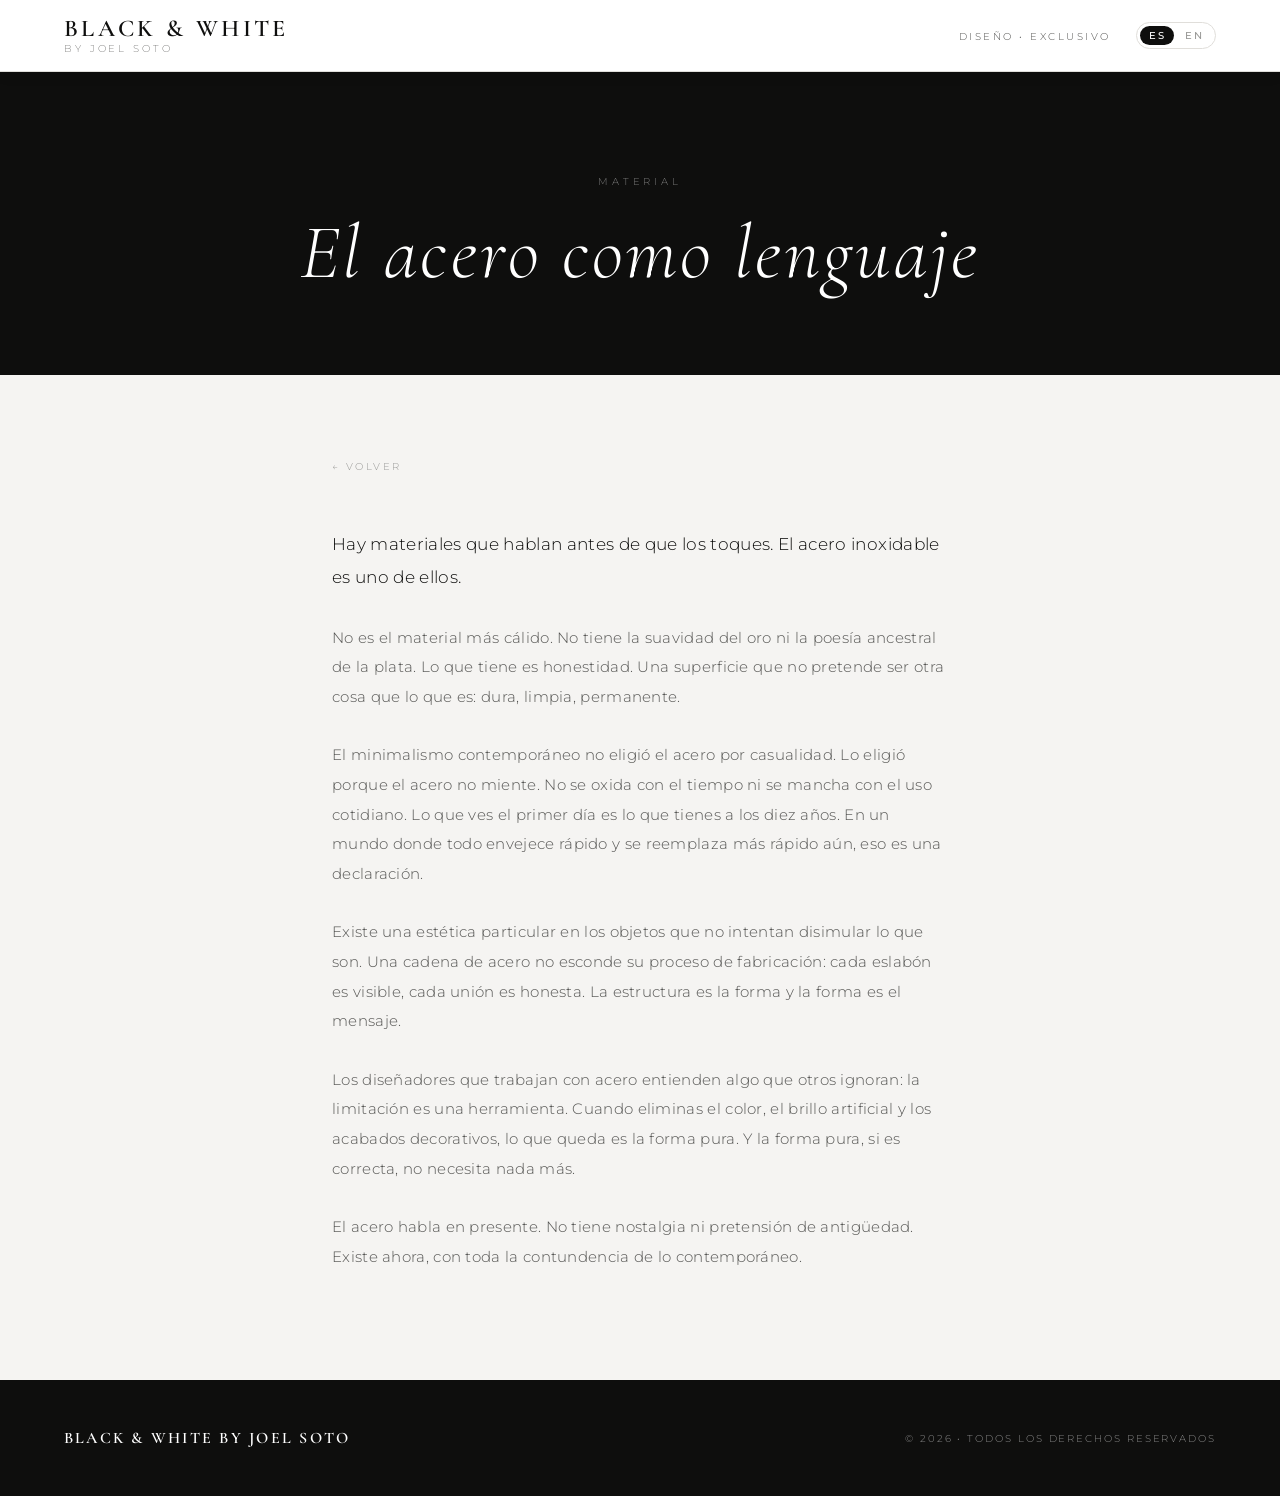
<file: articles/el-acero-como-lenguaje.html>
<!DOCTYPE html>
<html lang="es">
<head>
<meta charset="UTF-8">
<meta name="viewport" content="width=device-width, initial-scale=1.0">
<title>El acero como lenguaje — Black &amp; White by Joel Soto</title>
<link rel="preconnect" href="https://fonts.googleapis.com">
<link rel="preconnect" href="https://fonts.gstatic.com" crossorigin>
<link href="https://fonts.googleapis.com/css2?family=Cormorant+Garamond:ital,wght@0,300;0,400;0,600;1,300&family=Montserrat:wght@200;300;400;500&display=swap" rel="stylesheet">
<link rel="stylesheet" href="../css/styles.css">
</head>
<body class="page-article">

<header id="site-header">
  <a href="../index.html" class="brand-link">
    <div class="brand">
      <div class="brand-name">Black &amp; White</div>
      <span class="brand-sub">by Joel Soto</span>
    </div>
  </a>
  <div class="header-right">
    <div class="header-tag" data-i18n="header.tag">Diseño &bull; Exclusivo</div>
    <div class="lang-toggle" id="langToggle" role="group" aria-label="Idioma / Language">
      <button type="button" class="lang-opt" data-lang="es">ES</button>
      <button type="button" class="lang-opt" data-lang="en">EN</button>
    </div>
  </div>
  <span class="scroll-progress" aria-hidden="true"></span>
</header>

<div class="article-hero">
  <span class="article-hero-cat" data-i18n="cat">Material</span>
  <h1 class="article-hero-title" style="view-transition-name: article-el-acero-como-lenguaje" data-i18n="title">El acero como lenguaje</h1>
</div>

<article class="article-body">
  <a href="../index.html#lecturas" class="article-back" data-i18n="back">← Volver</a>

  <p data-i18n="p1">Hay materiales que hablan antes de que los toques. El acero inoxidable es uno de ellos.</p>

  <p data-i18n="p2">No es el material más cálido. No tiene la suavidad del oro ni la poesía ancestral de la plata. Lo que tiene es honestidad. Una superficie que no pretende ser otra cosa que lo que es: dura, limpia, permanente.</p>

  <p data-i18n="p3">El minimalismo contemporáneo no eligió el acero por casualidad. Lo eligió porque el acero no miente. No se oxida con el tiempo ni se mancha con el uso cotidiano. Lo que ves el primer día es lo que tienes a los diez años. En un mundo donde todo envejece rápido y se reemplaza más rápido aún, eso es una declaración.</p>

  <p data-i18n="p4">Existe una estética particular en los objetos que no intentan disimular lo que son. Una cadena de acero no esconde su proceso de fabricación: cada eslabón es visible, cada unión es honesta. La estructura es la forma y la forma es el mensaje.</p>

  <p data-i18n="p5">Los diseñadores que trabajan con acero entienden algo que otros ignoran: la limitación es una herramienta. Cuando eliminas el color, el brillo artificial y los acabados decorativos, lo que queda es la forma pura. Y la forma pura, si es correcta, no necesita nada más.</p>

  <p data-i18n="p6">El acero habla en presente. No tiene nostalgia ni pretensión de antigüedad. Existe ahora, con toda la contundencia de lo contemporáneo.</p>
</article>

<footer>
  <div class="footer-brand">Black &amp; White by Joel Soto</div>
  <div class="footer-copy" data-i18n="footer.copy">&copy; 2026 &bull; Todos los derechos reservados</div>
</footer>

<script src="../js/i18n.js"></script>
<script>
BWI18N.init({
  es: {
    'header.tag': 'Diseño • Exclusivo',
    'cat': 'Material',
    'title': 'El acero como lenguaje',
    'back': '← Volver',
    'p1': 'Hay materiales que hablan antes de que los toques. El acero inoxidable es uno de ellos.',
    'p2': 'No es el material más cálido. No tiene la suavidad del oro ni la poesía ancestral de la plata. Lo que tiene es honestidad. Una superficie que no pretende ser otra cosa que lo que es: dura, limpia, permanente.',
    'p3': 'El minimalismo contemporáneo no eligió el acero por casualidad. Lo eligió porque el acero no miente. No se oxida con el tiempo ni se mancha con el uso cotidiano. Lo que ves el primer día es lo que tienes a los diez años. En un mundo donde todo envejece rápido y se reemplaza más rápido aún, eso es una declaración.',
    'p4': 'Existe una estética particular en los objetos que no intentan disimular lo que son. Una cadena de acero no esconde su proceso de fabricación: cada eslabón es visible, cada unión es honesta. La estructura es la forma y la forma es el mensaje.',
    'p5': 'Los diseñadores que trabajan con acero entienden algo que otros ignoran: la limitación es una herramienta. Cuando eliminas el color, el brillo artificial y los acabados decorativos, lo que queda es la forma pura. Y la forma pura, si es correcta, no necesita nada más.',
    'p6': 'El acero habla en presente. No tiene nostalgia ni pretensión de antigüedad. Existe ahora, con toda la contundencia de lo contemporáneo.',
    'footer.copy': '© 2026 • Todos los derechos reservados',
    'pageTitle': 'El acero como lenguaje — Black & White by Joel Soto'
  },
  en: {
    'header.tag': 'Design • Exclusive',
    'cat': 'Material',
    'title': 'Steel as Language',
    'back': '← Back',
    'p1': 'Some materials speak before you even touch them. Stainless steel is one of them.',
    'p2': "It isn't the warmest material. It has none of gold's softness or silver's ancestral poetry. What it has is honesty. A surface that doesn't pretend to be anything other than what it is: hard, clean, permanent.",
    'p3': "Contemporary minimalism didn't choose steel by accident. It chose it because steel doesn't lie. It doesn't rust over time or stain with everyday use. What you see on day one is what you still have ten years later. In a world where everything ages fast and gets replaced even faster, that's a statement.",
    'p4': "There's a particular aesthetic in objects that don't try to hide what they are. A steel chain doesn't conceal its own construction: every link is visible, every joint is honest. The structure is the form, and the form is the message.",
    'p5': "Designers who work with steel understand something others overlook: limitation is a tool. When you strip away color, artificial shine, and decorative finishes, what's left is pure form. And pure form, when it's right, needs nothing else.",
    'p6': 'Steel speaks in the present tense. It has no nostalgia, no pretense of age. It exists now, with all the force of the contemporary.',
    'footer.copy': '© 2026 • All rights reserved',
    'pageTitle': 'Steel as Language — Black & White by Joel Soto'
  }
});
</script>
<script src="../js/article.js"></script>

</body>
</html>
</file>
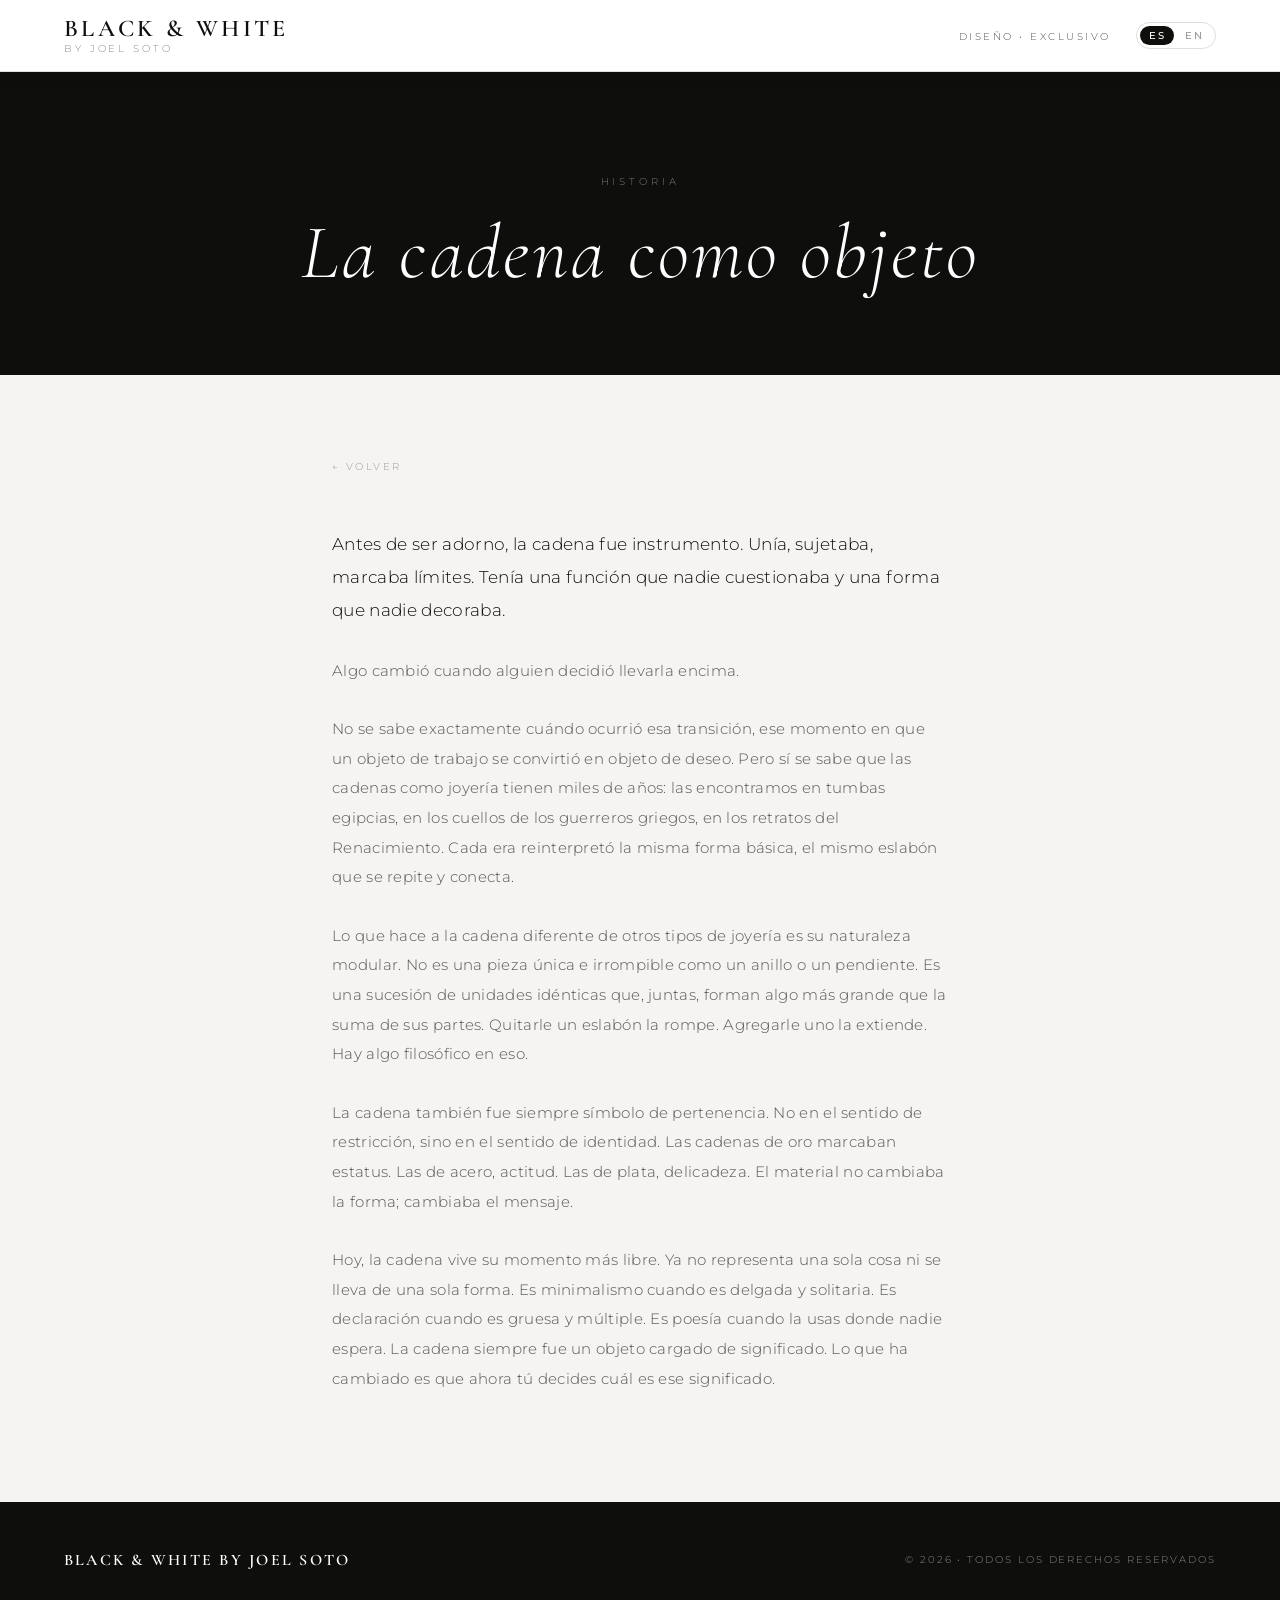
<file: articles/la-cadena-como-objeto.html>
<!DOCTYPE html>
<html lang="es">
<head>
<meta charset="UTF-8">
<meta name="viewport" content="width=device-width, initial-scale=1.0">
<title>La cadena como objeto — Black &amp; White by Joel Soto</title>
<link rel="preconnect" href="https://fonts.googleapis.com">
<link rel="preconnect" href="https://fonts.gstatic.com" crossorigin>
<link href="https://fonts.googleapis.com/css2?family=Cormorant+Garamond:ital,wght@0,300;0,400;0,600;1,300&family=Montserrat:wght@200;300;400;500&display=swap" rel="stylesheet">
<link rel="stylesheet" href="../css/styles.css">
</head>
<body class="page-article">

<header id="site-header">
  <a href="../index.html" class="brand-link">
    <div class="brand">
      <div class="brand-name">Black &amp; White</div>
      <span class="brand-sub">by Joel Soto</span>
    </div>
  </a>
  <div class="header-right">
    <div class="header-tag" data-i18n="header.tag">Diseño &bull; Exclusivo</div>
    <div class="lang-toggle" id="langToggle" role="group" aria-label="Idioma / Language">
      <button type="button" class="lang-opt" data-lang="es">ES</button>
      <button type="button" class="lang-opt" data-lang="en">EN</button>
    </div>
  </div>
  <span class="scroll-progress" aria-hidden="true"></span>
</header>

<div class="article-hero">
  <span class="article-hero-cat" data-i18n="cat">Historia</span>
  <h1 class="article-hero-title" style="view-transition-name: article-la-cadena-como-objeto" data-i18n="title">La cadena como objeto</h1>
</div>

<article class="article-body">
  <a href="../index.html#lecturas" class="article-back" data-i18n="back">← Volver</a>

  <p data-i18n="p1">Antes de ser adorno, la cadena fue instrumento. Unía, sujetaba, marcaba límites. Tenía una función que nadie cuestionaba y una forma que nadie decoraba.</p>

  <p data-i18n="p2">Algo cambió cuando alguien decidió llevarla encima.</p>

  <p data-i18n="p3">No se sabe exactamente cuándo ocurrió esa transición, ese momento en que un objeto de trabajo se convirtió en objeto de deseo. Pero sí se sabe que las cadenas como joyería tienen miles de años: las encontramos en tumbas egipcias, en los cuellos de los guerreros griegos, en los retratos del Renacimiento. Cada era reinterpretó la misma forma básica, el mismo eslabón que se repite y conecta.</p>

  <p data-i18n="p4">Lo que hace a la cadena diferente de otros tipos de joyería es su naturaleza modular. No es una pieza única e irrompible como un anillo o un pendiente. Es una sucesión de unidades idénticas que, juntas, forman algo más grande que la suma de sus partes. Quitarle un eslabón la rompe. Agregarle uno la extiende. Hay algo filosófico en eso.</p>

  <p data-i18n="p5">La cadena también fue siempre símbolo de pertenencia. No en el sentido de restricción, sino en el sentido de identidad. Las cadenas de oro marcaban estatus. Las de acero, actitud. Las de plata, delicadeza. El material no cambiaba la forma; cambiaba el mensaje.</p>

  <p data-i18n="p6">Hoy, la cadena vive su momento más libre. Ya no representa una sola cosa ni se lleva de una sola forma. Es minimalismo cuando es delgada y solitaria. Es declaración cuando es gruesa y múltiple. Es poesía cuando la usas donde nadie espera. La cadena siempre fue un objeto cargado de significado. Lo que ha cambiado es que ahora tú decides cuál es ese significado.</p>
</article>

<footer>
  <div class="footer-brand">Black &amp; White by Joel Soto</div>
  <div class="footer-copy" data-i18n="footer.copy">&copy; 2026 &bull; Todos los derechos reservados</div>
</footer>

<script src="../js/i18n.js"></script>
<script>
BWI18N.init({
  es: {
    'header.tag': 'Diseño • Exclusivo',
    'cat': 'Historia',
    'title': 'La cadena como objeto',
    'back': '← Volver',
    'p1': 'Antes de ser adorno, la cadena fue instrumento. Unía, sujetaba, marcaba límites. Tenía una función que nadie cuestionaba y una forma que nadie decoraba.',
    'p2': 'Algo cambió cuando alguien decidió llevarla encima.',
    'p3': 'No se sabe exactamente cuándo ocurrió esa transición, ese momento en que un objeto de trabajo se convirtió en objeto de deseo. Pero sí se sabe que las cadenas como joyería tienen miles de años: las encontramos en tumbas egipcias, en los cuellos de los guerreros griegos, en los retratos del Renacimiento. Cada era reinterpretó la misma forma básica, el mismo eslabón que se repite y conecta.',
    'p4': 'Lo que hace a la cadena diferente de otros tipos de joyería es su naturaleza modular. No es una pieza única e irrompible como un anillo o un pendiente. Es una sucesión de unidades idénticas que, juntas, forman algo más grande que la suma de sus partes. Quitarle un eslabón la rompe. Agregarle uno la extiende. Hay algo filosófico en eso.',
    'p5': 'La cadena también fue siempre símbolo de pertenencia. No en el sentido de restricción, sino en el sentido de identidad. Las cadenas de oro marcaban estatus. Las de acero, actitud. Las de plata, delicadeza. El material no cambiaba la forma; cambiaba el mensaje.',
    'p6': 'Hoy, la cadena vive su momento más libre. Ya no representa una sola cosa ni se lleva de una sola forma. Es minimalismo cuando es delgada y solitaria. Es declaración cuando es gruesa y múltiple. Es poesía cuando la usas donde nadie espera. La cadena siempre fue un objeto cargado de significado. Lo que ha cambiado es que ahora tú decides cuál es ese significado.',
    'footer.copy': '© 2026 • Todos los derechos reservados',
    'pageTitle': 'La cadena como objeto — Black & White by Joel Soto'
  },
  en: {
    'header.tag': 'Design • Exclusive',
    'cat': 'History',
    'title': 'The Chain as Object',
    'back': '← Back',
    'p1': 'Before it was ornament, the chain was a tool. It joined, it secured, it marked boundaries. It had a function no one questioned and a form no one decorated.',
    'p2': 'Something changed the day someone decided to wear one.',
    'p3': "No one knows exactly when that shift happened, the moment a working object became an object of desire. But chains as jewelry are known to be thousands of years old: we find them in Egyptian tombs, around the necks of Greek warriors, in Renaissance portraits. Every era reinterpreted the same basic form, the same link repeating and connecting.",
    'p4': "What sets the chain apart from other kinds of jewelry is its modular nature. It isn't a single, unbreakable piece like a ring or an earring. It's a sequence of identical units that, together, become something greater than the sum of its parts. Remove one link and it breaks. Add one and it extends. There's something philosophical in that.",
    'p5': "The chain was also always a symbol of belonging. Not in the sense of restraint, but of identity. Gold chains marked status. Steel, attitude. Silver, delicacy. The material didn't change the form; it changed the message.",
    'p6': "Today, the chain lives its freest moment yet. It no longer stands for one single thing, nor is it worn just one way. It's minimalism when thin and solitary. It's a statement when thick and layered. It's poetry when worn where no one expects it. The chain was always an object loaded with meaning. What's changed is that now you decide what that meaning is.",
    'footer.copy': '© 2026 • All rights reserved',
    'pageTitle': 'The Chain as Object — Black & White by Joel Soto'
  }
});
</script>
<script src="../js/article.js"></script>

</body>
</html>
</file>
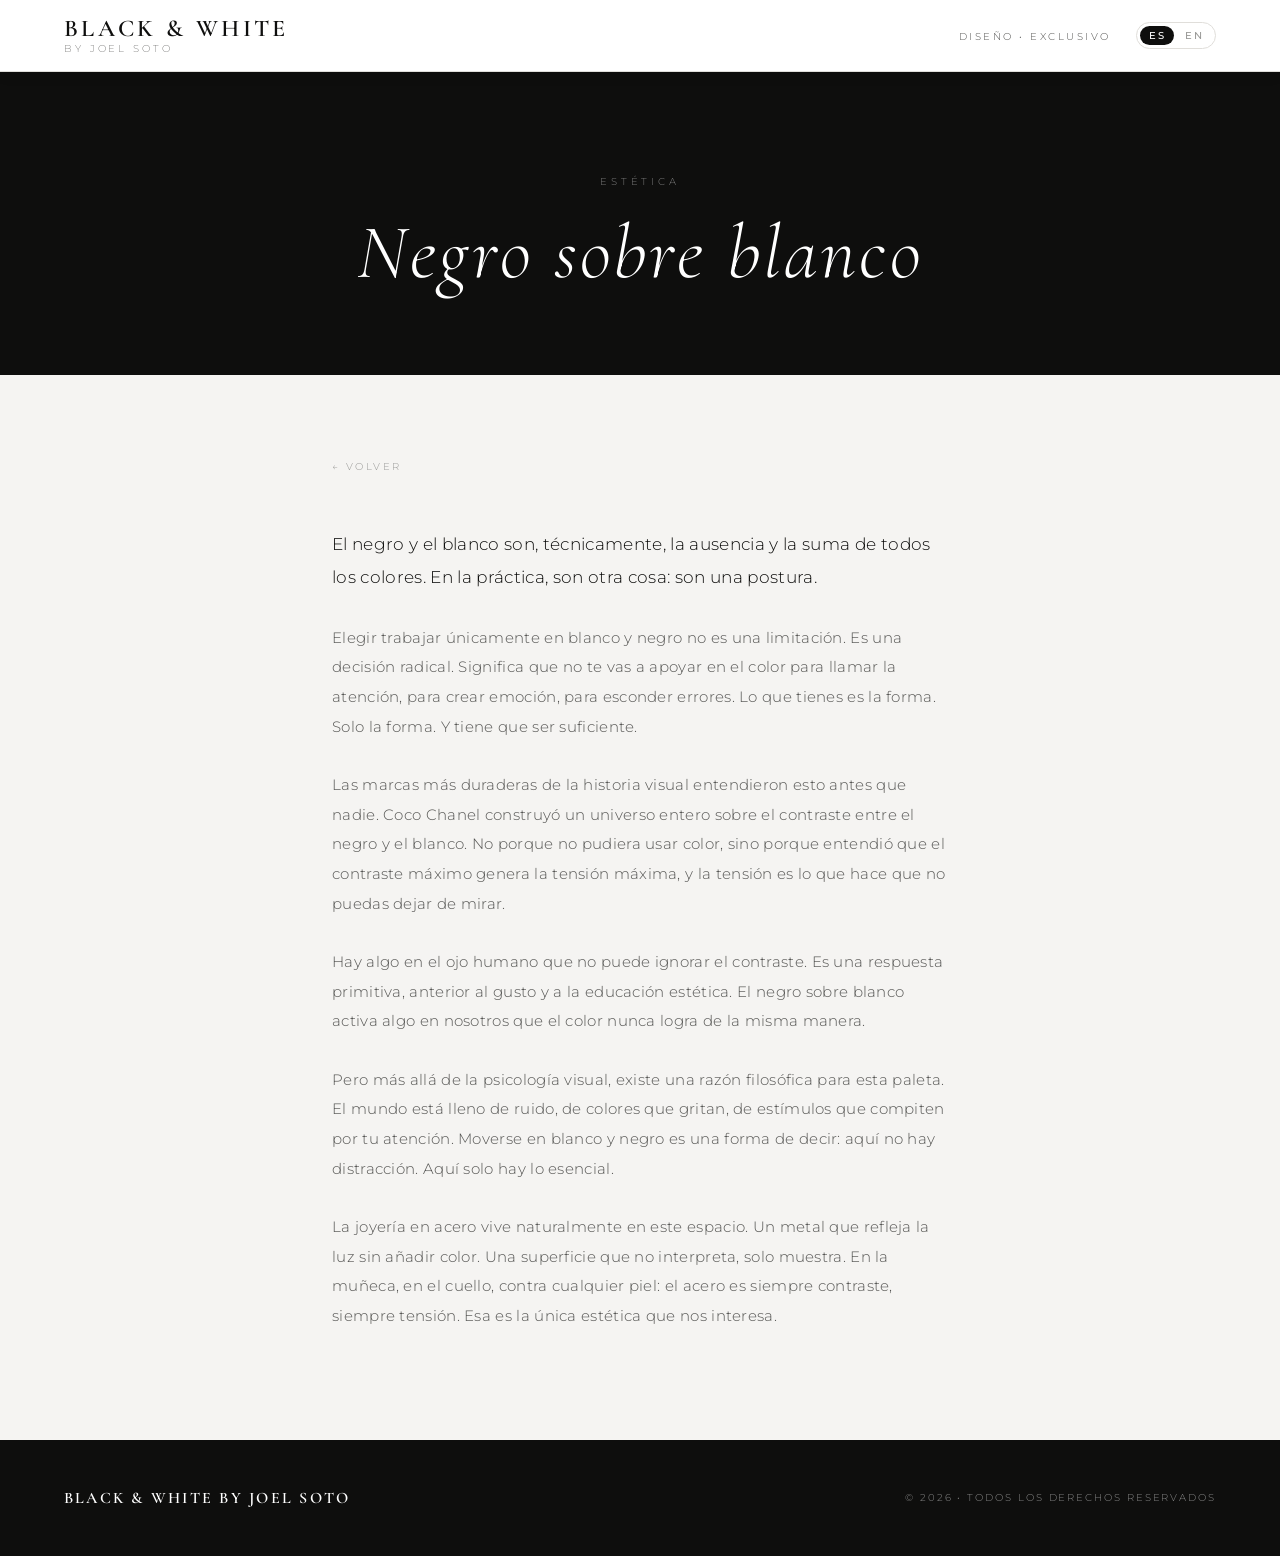
<file: articles/negro-sobre-blanco.html>
<!DOCTYPE html>
<html lang="es">
<head>
<meta charset="UTF-8">
<meta name="viewport" content="width=device-width, initial-scale=1.0">
<title>Negro sobre blanco — Black &amp; White by Joel Soto</title>
<link rel="preconnect" href="https://fonts.googleapis.com">
<link rel="preconnect" href="https://fonts.gstatic.com" crossorigin>
<link href="https://fonts.googleapis.com/css2?family=Cormorant+Garamond:ital,wght@0,300;0,400;0,600;1,300&family=Montserrat:wght@200;300;400;500&display=swap" rel="stylesheet">
<link rel="stylesheet" href="../css/styles.css">
</head>
<body class="page-article">

<header id="site-header">
  <a href="../index.html" class="brand-link">
    <div class="brand">
      <div class="brand-name">Black &amp; White</div>
      <span class="brand-sub">by Joel Soto</span>
    </div>
  </a>
  <div class="header-right">
    <div class="header-tag" data-i18n="header.tag">Diseño &bull; Exclusivo</div>
    <div class="lang-toggle" id="langToggle" role="group" aria-label="Idioma / Language">
      <button type="button" class="lang-opt" data-lang="es">ES</button>
      <button type="button" class="lang-opt" data-lang="en">EN</button>
    </div>
  </div>
  <span class="scroll-progress" aria-hidden="true"></span>
</header>

<div class="article-hero">
  <span class="article-hero-cat" data-i18n="cat">Estética</span>
  <h1 class="article-hero-title" style="view-transition-name: article-negro-sobre-blanco" data-i18n="title">Negro sobre blanco</h1>
</div>

<article class="article-body">
  <a href="../index.html#lecturas" class="article-back" data-i18n="back">← Volver</a>

  <p data-i18n="p1">El negro y el blanco son, técnicamente, la ausencia y la suma de todos los colores. En la práctica, son otra cosa: son una postura.</p>

  <p data-i18n="p2">Elegir trabajar únicamente en blanco y negro no es una limitación. Es una decisión radical. Significa que no te vas a apoyar en el color para llamar la atención, para crear emoción, para esconder errores. Lo que tienes es la forma. Solo la forma. Y tiene que ser suficiente.</p>

  <p data-i18n="p3">Las marcas más duraderas de la historia visual entendieron esto antes que nadie. Coco Chanel construyó un universo entero sobre el contraste entre el negro y el blanco. No porque no pudiera usar color, sino porque entendió que el contraste máximo genera la tensión máxima, y la tensión es lo que hace que no puedas dejar de mirar.</p>

  <p data-i18n="p4">Hay algo en el ojo humano que no puede ignorar el contraste. Es una respuesta primitiva, anterior al gusto y a la educación estética. El negro sobre blanco activa algo en nosotros que el color nunca logra de la misma manera.</p>

  <p data-i18n="p5">Pero más allá de la psicología visual, existe una razón filosófica para esta paleta. El mundo está lleno de ruido, de colores que gritan, de estímulos que compiten por tu atención. Moverse en blanco y negro es una forma de decir: aquí no hay distracción. Aquí solo hay lo esencial.</p>

  <p data-i18n="p6">La joyería en acero vive naturalmente en este espacio. Un metal que refleja la luz sin añadir color. Una superficie que no interpreta, solo muestra. En la muñeca, en el cuello, contra cualquier piel: el acero es siempre contraste, siempre tensión. Esa es la única estética que nos interesa.</p>
</article>

<footer>
  <div class="footer-brand">Black &amp; White by Joel Soto</div>
  <div class="footer-copy" data-i18n="footer.copy">&copy; 2026 &bull; Todos los derechos reservados</div>
</footer>

<script src="../js/i18n.js"></script>
<script>
BWI18N.init({
  es: {
    'header.tag': 'Diseño • Exclusivo',
    'cat': 'Estética',
    'title': 'Negro sobre blanco',
    'back': '← Volver',
    'p1': 'El negro y el blanco son, técnicamente, la ausencia y la suma de todos los colores. En la práctica, son otra cosa: son una postura.',
    'p2': 'Elegir trabajar únicamente en blanco y negro no es una limitación. Es una decisión radical. Significa que no te vas a apoyar en el color para llamar la atención, para crear emoción, para esconder errores. Lo que tienes es la forma. Solo la forma. Y tiene que ser suficiente.',
    'p3': 'Las marcas más duraderas de la historia visual entendieron esto antes que nadie. Coco Chanel construyó un universo entero sobre el contraste entre el negro y el blanco. No porque no pudiera usar color, sino porque entendió que el contraste máximo genera la tensión máxima, y la tensión es lo que hace que no puedas dejar de mirar.',
    'p4': 'Hay algo en el ojo humano que no puede ignorar el contraste. Es una respuesta primitiva, anterior al gusto y a la educación estética. El negro sobre blanco activa algo en nosotros que el color nunca logra de la misma manera.',
    'p5': 'Pero más allá de la psicología visual, existe una razón filosófica para esta paleta. El mundo está lleno de ruido, de colores que gritan, de estímulos que compiten por tu atención. Moverse en blanco y negro es una forma de decir: aquí no hay distracción. Aquí solo hay lo esencial.',
    'p6': 'La joyería en acero vive naturalmente en este espacio. Un metal que refleja la luz sin añadir color. Una superficie que no interpreta, solo muestra. En la muñeca, en el cuello, contra cualquier piel: el acero es siempre contraste, siempre tensión. Esa es la única estética que nos interesa.',
    'footer.copy': '© 2026 • Todos los derechos reservados',
    'pageTitle': 'Negro sobre blanco — Black & White by Joel Soto'
  },
  en: {
    'header.tag': 'Design • Exclusive',
    'cat': 'Aesthetics',
    'title': 'Black on White',
    'back': '← Back',
    'p1': 'Black and white are, technically, the absence and the sum of every color. In practice, they are something else: a stance.',
    'p2': "Choosing to work only in black and white isn't a limitation. It's a radical decision. It means you won't lean on color to grab attention, to create emotion, to hide mistakes. What you have is form. Only form. And it has to be enough.",
    'p3': "The most enduring brands in visual history understood this before anyone else. Coco Chanel built an entire universe on the contrast between black and white. Not because she couldn't use color, but because she understood that maximum contrast creates maximum tension, and tension is what keeps you from looking away.",
    'p4': "There's something in the human eye that cannot ignore contrast. It's a primitive response, older than taste or aesthetic education. Black on white activates something in us that color never quite reaches the same way.",
    'p5': "But beyond visual psychology, there's a philosophical reason for this palette. The world is full of noise, of colors that shout, of stimuli competing for your attention. Moving through black and white is a way of saying: there's no distraction here. Only what's essential.",
    'p6': "Steel jewelry lives naturally in this space. A metal that reflects light without adding color. A surface that doesn't interpret, only shows. On the wrist, on the neck, against any skin: steel is always contrast, always tension. That's the only aesthetic that interests us.",
    'footer.copy': '© 2026 • All rights reserved',
    'pageTitle': 'Black on White — Black & White by Joel Soto'
  }
});
</script>
<script src="../js/article.js"></script>

</body>
</html>
</file>
<file: css/styles.css>
*, *::before, *::after { box-sizing: border-box; margin: 0; padding: 0; }

  /* ── INTRO SCREEN ── */
  #intro-screen {
    position: fixed;
    inset: 0;
    background: var(--ink);
    z-index: 999;
    display: flex;
    flex-direction: column;
    align-items: center;
    justify-content: center;
    gap: 1.1rem;
    clip-path: inset(0 0 0 0);
    transition: clip-path 1s cubic-bezier(0.76,0,0.24,1);
  }

  /* Exit: the black curtain lifts and uncovers the hero from the bottom */
  #intro-screen.fade-out { clip-path: inset(0 0 100% 0); pointer-events: none; }

  .intro-logo {
    font-family: var(--font-display);
    font-size: clamp(2.2rem, 8vw, 5rem);
    font-weight: 300;
    letter-spacing: 0.22em;
    text-transform: uppercase;
    color: #fff;
    animation: introRise 1.2s cubic-bezier(0.16,1,0.3,1) both;
  }

  .intro-logo em { font-style: italic; }

  /* Hairline drawn outward from the centre */
  .intro-line {
    display: block;
    width: clamp(120px, 22vw, 240px);
    height: 1px;
    background: rgba(255,255,255,0.45);
    transform: scaleX(0);
    animation: introLine 1.1s 0.45s cubic-bezier(0.65,0,0.35,1) forwards;
  }

  .intro-tagline {
    font-family: var(--font-body);
    font-size: 0.68rem;
    letter-spacing: 0.45em;
    text-transform: uppercase;
    color: rgba(255,255,255,0.75);
    animation: introSpread 1.4s 0.85s cubic-bezier(0.16,1,0.3,1) both;
  }

  /* Text rises out of an invisible slot */
  @keyframes introRise {
    from { clip-path: inset(100% 0 0 0); transform: translateY(40%); }
    to   { clip-path: inset(0 0 0 0);    transform: translateY(0); }
  }

  @keyframes introLine {
    to { transform: scaleX(1); }
  }

  @keyframes introSpread {
    from { opacity: 0; letter-spacing: 0.9em; }
    to   { opacity: 1; letter-spacing: 0.45em; }
  }

  /* ── TITLE REVEAL ── */
  .reveal-wrap {
    display: block;
    overflow: hidden;
  }

  .reveal-line {
    display: block;
    transform: translateY(105%);
    transition: transform 1s cubic-bezier(0.16,1,0.3,1);
  }

  .observe-reveal.visible .reveal-line { transform: translateY(0); }

  :root {
    --bg: #f5f4f2;
    --surface: #ffffff;
    --ink: #0e0e0d;
    --ink-mid: #555553;
    --ink-light: #999997;
    --border: #e0deda;
    --radius: 2px;
    --font-display: 'Cormorant Garamond', Georgia, serif;
    --font-body: 'Montserrat', sans-serif;
  }

  html { scroll-behavior: smooth; }

  /* ── PAGE TRANSITIONS ──
     Cross-document View Transitions between the home page and the articles
     (browsers without support just navigate normally). The outgoing page sinks
     and fades, the incoming one rises; an article card's title morphs into the
     article's heading through a shared view-transition-name set inline on both. */
  @media (prefers-reduced-motion: no-preference) {
    @view-transition { navigation: auto; }

    ::view-transition-old(root) { animation: pageOut 0.35s cubic-bezier(0.4,0,1,1) both; }
    ::view-transition-new(root) { animation: pageIn 0.7s 0.25s cubic-bezier(0.16,1,0.3,1) both; }
    ::view-transition-group(*) { animation-duration: 0.8s; animation-timing-function: cubic-bezier(0.65,0,0.35,1); }

    /* The header is the same on both sides: keep it in place instead of cross-fading it */
    #site-header { view-transition-name: site-header; }
  }

  @keyframes pageOut { to   { opacity: 0; transform: translateY(-12px); } }
  @keyframes pageIn  { from { opacity: 0; transform: translateY(16px); } }

  body {
    background: var(--bg);
    color: var(--ink);
    font-family: var(--font-body);
    font-weight: 300;
    overflow-x: hidden;
  }

  /* ── HEADER ── */
  header {
    position: fixed;
    top: 0; left: 0; right: 0;
    z-index: 200;
    display: flex;
    align-items: center;
    justify-content: space-between;
    padding: 0 clamp(1.5rem, 5vw, 4rem);
    height: 72px;
    transition: background 0.4s, border-color 0.4s, box-shadow 0.4s;
    background: transparent;
    border-bottom: 1px solid transparent;
  }

  header.scrolled {
    background: var(--surface);
    border-bottom-color: var(--border);
    box-shadow: 0 2px 16px rgba(0,0,0,0.06);
  }

  .brand {
    line-height: 1;
    transition: color 0.4s;
  }

  .brand-name {
    font-family: var(--font-display);
    font-weight: 600;
    font-size: clamp(1.1rem, 2.2vw, 1.5rem);
    letter-spacing: 0.14em;
    text-transform: uppercase;
    color: #fff;
    transition: color 0.4s;
  }

  header.scrolled .brand-name { color: var(--ink); }

  /* 1px reading-progress hairline along the header's bottom edge (driven by main.js) */
  .scroll-progress {
    position: absolute;
    left: 0;
    right: 0;
    bottom: -1px;
    height: 1px;
    background: rgba(255,255,255,0.6);
    transform: scaleX(0);
    transform-origin: left;
    transition: background 0.4s;
  }

  header.scrolled .scroll-progress { background: var(--ink); }

  .brand-sub {
    font-family: var(--font-body);
    font-weight: 200;
    font-size: 0.6rem;
    letter-spacing: 0.3em;
    text-transform: uppercase;
    color: rgba(255,255,255,1);
    text-shadow: 0 1px 6px rgba(0,0,0,0.7);
    margin-top: 3px;
    display: block;
    transition: color 0.4s;
  }

  header.scrolled .brand-sub { color: var(--ink); text-shadow: none; }

  .header-tag {
    font-size: 0.62rem;
    letter-spacing: 0.25em;
    text-transform: uppercase;
    color: rgba(255,255,255,1);
    text-shadow: 0 1px 6px rgba(0,0,0,0.7);
    transition: color 0.4s;
  }

  header.scrolled .header-tag { color: var(--ink-mid); text-shadow: none; }

  .header-right {
    display: flex;
    align-items: center;
    gap: clamp(0.9rem, 2vw, 1.6rem);
  }

  .lang-toggle {
    display: flex;
    align-items: center;
    gap: 2px;
    padding: 3px;
    border: 1px solid rgba(255,255,255,0.55);
    border-radius: 999px;
    transition: border-color 0.4s;
  }

  header.scrolled .lang-toggle { border-color: var(--border); }

  .lang-opt {
    appearance: none;
    border: none;
    background: transparent;
    cursor: pointer;
    font-family: var(--font-body);
    font-size: 0.6rem;
    font-weight: 500;
    letter-spacing: 0.15em;
    padding: 4px 9px;
    border-radius: 999px;
    color: rgba(255,255,255,0.85);
    text-shadow: 0 1px 6px rgba(0,0,0,0.7);
    transition: background 0.3s, color 0.3s;
  }

  header.scrolled .lang-opt { color: var(--ink-light); text-shadow: none; }

  .lang-opt.active { background: #fff; color: var(--ink); text-shadow: none; }

  header.scrolled .lang-opt.active { background: var(--ink); color: var(--surface); }

  /* ── HERO ── */
  .hero {
    position: relative;
    height: 100svh;
    min-height: 600px;
    display: flex;
    flex-direction: column;
    align-items: center;
    justify-content: center;
    overflow: hidden;
    background: var(--ink);
  }

  .hero-bg {
    position: absolute;
    inset: -10%;
    background-image: url("../pictures/background/horizontal.JPG");
    background-size: cover;
    background-position: center top;
    will-change: transform;
    transition: opacity 1.2s ease;
  }

  /* ── 3D CHAIN STAGE ──
     One fixed canvas behind the whole page (js/chain3d.js). With `has-3d`, the hero
     and the separator bands drop their photos and backgrounds and become windows
     onto it; every other section keeps its own background and covers it. */
  .chain-stage {
    display: none;
    position: fixed;
    inset: 0;
    z-index: -1;
    background: var(--ink);
  }

  .has-3d .chain-stage { display: block; }

  .chain-stage canvas {
    display: block;
    width: 100%;
    height: 100%;
    opacity: 0;
    transition: opacity 2s ease;
  }

  .chain-stage.is-ready canvas { opacity: 1; }

  .has-3d .hero,
  .has-3d .separator { background: transparent; }

  .has-3d .hero-bg { opacity: 0; }
  .has-3d .separator-bg { display: none; }

  /* The chain's front arc already leads the eye down; the arrow would sit on top of it */
  .has-3d .hero-scroll { display: none; }

  @media (orientation: portrait) {
    .hero-bg {
      background-image: url("../pictures/background/vertical.JPG");
    }
  }

  .hero-overlay {
    position: absolute;
    inset: 0;
    background: linear-gradient(
      to bottom,
      rgba(0,0,0,0.60) 0%,
      rgba(0,0,0,0.50) 50%,
      rgba(0,0,0,0.70) 100%
    );
  }

  .has-3d .hero-overlay {
    background:
      radial-gradient(ellipse 38% 30% at 50% 50%, rgba(14,14,13,0.55) 0%, rgba(14,14,13,0) 100%),
      radial-gradient(ellipse at center, rgba(0,0,0,0) 55%, rgba(0,0,0,0.55) 100%);
  }

  .hero-content {
    position: relative;
    z-index: 2;
    text-align: center;
    color: #fff;
    padding: 0 1.5rem;
    /* The chain ring's near side sits lower and looks bigger, so its optical centre is
       below the viewport's. `translate`, not `transform`: the entrance animation owns that. */
    translate: 0 6vh;
    animation: heroFadeIn 1.2s ease both;
  }

  @keyframes heroFadeIn {
    from { opacity: 0; transform: translateY(24px); }
    to { opacity: 1; transform: translateY(0); }
  }

  .hero-eyebrow {
    font-family: var(--font-body);
    font-size: 0.62rem;
    font-weight: 400;
    letter-spacing: 0.4em;
    text-transform: uppercase;
    color: rgba(255,255,255,0.6);
    margin-bottom: 1.2rem;
    animation: heroFadeIn 1.2s 0.2s ease both;
  }

  .hero-title {
    font-family: var(--font-display);
    font-size: clamp(3rem, 9vw, 6.5rem);
    font-weight: 300;
    line-height: 1;
    letter-spacing: 0.08em;
    text-transform: uppercase;
    margin-bottom: 2rem;
    animation: heroFadeIn 1.2s 0.35s ease both;
  }

  .hero-title em {
    font-style: italic;
    font-weight: 300;
  }

  /* Letter-by-letter entrance; spans are added by main.js */
  .hero-title.is-split { animation: none; }

  .hero-title .char {
    display: inline-block;
    animation: charIn 1.4s calc(0.25s + var(--i) * 55ms) cubic-bezier(0.16,1,0.3,1) both;
  }

  @keyframes charIn {
    from { opacity: 0; transform: translateY(0.35em); filter: blur(8px); }
    to   { opacity: 1; transform: translateY(0); filter: blur(0); }
  }

  /* Hold the hero entrance until the intro splash starts fading */
  .intro-pending .hero-content,
  .intro-pending .hero-content *,
  .intro-pending .hero-scroll { animation-play-state: paused; }

  .hero-sub {
    font-family: var(--font-body);
    font-size: 0.65rem;
    font-weight: 200;
    letter-spacing: 0.4em;
    text-transform: uppercase;
    color: rgba(255,255,255,1);
    text-shadow: 0 1px 6px rgba(0,0,0,0.7);
    animation: heroFadeIn 1.2s 0.5s ease both;
  }

  .hero-scroll {
    position: absolute;
    bottom: 4.5rem;
    left: 50%;
    transform: translateX(-50%);
    z-index: 2;
    display: flex;
    flex-direction: column;
    align-items: center;
    gap: 0.5rem;
    color: rgba(255,255,255,0.5);
    font-size: 0.55rem;
    letter-spacing: 0.3em;
    text-transform: uppercase;
    animation: heroFadeIn 1.4s 1s ease both;
  }

  .hero-scroll-arrow {
    animation: arrowBounce 1.8s 1.5s ease infinite;
    opacity: 0.6;
  }

  @keyframes arrowBounce {
    0%, 100% { transform: translateY(0); opacity: 0.6; }
    50% { transform: translateY(6px); opacity: 1; }
  }

  /* ── PILLARS ── */
  .pillars {
    background: var(--surface);
    padding: clamp(2.5rem, 5vw, 4rem) clamp(1.5rem, 5vw, 4rem);
    display: grid;
    grid-template-columns: repeat(3, 1fr);
    gap: 0;
    border-bottom: 1px solid var(--border);
  }

  .pillar {
    display: flex;
    flex-direction: column;
    align-items: center;
    text-align: center;
    padding: 2.5rem 2rem;
    border-right: 1px solid var(--border);
  }

  .pillar:last-child { border-right: none; }

  /* Pillars arrive one after another; each icon draws its outline, then fills */
  .pillar:nth-child(1) { --p: 0; }
  .pillar:nth-child(2) { --p: 1; }
  .pillar:nth-child(3) { --p: 2; }

  .pillar-title, .pillar-text {
    opacity: 0;
    transform: translateY(12px);
    transition: opacity 0.9s ease, transform 0.9s cubic-bezier(0.16,1,0.3,1);
    transition-delay: calc(0.5s + var(--p) * 0.18s);
  }

  .pillar-text { transition-delay: calc(0.62s + var(--p) * 0.18s); }

  .pillars.visible .pillar-title,
  .pillars.visible .pillar-text { opacity: 1; transform: translateY(0); }

  /* --len is each outline's length, measured by main.js */
  .pillar-icon .draw {
    stroke-dasharray: var(--len);
    stroke-dashoffset: var(--len);
    transition: stroke-dashoffset 1.6s cubic-bezier(0.65,0,0.35,1) calc(0.2s + var(--p) * 0.18s);
  }

  .pillar-icon .fill {
    opacity: 0;
    transition: opacity 0.9s ease calc(1.1s + var(--p) * 0.18s);
  }

  .pillars.visible .pillar-icon .draw { stroke-dashoffset: 0; }
  .pillars.visible .pillar-icon .fill { opacity: 1; }

  .pillar-icon {
    display: block;
    width: 48px;
    height: 48px;
    margin-bottom: 1.4rem;
    color: var(--ink);
    opacity: 0.75;
  }

  .pillar-title {
    font-family: var(--font-display);
    font-size: 1.25rem;
    font-weight: 600;
    letter-spacing: 0.12em;
    text-transform: uppercase;
    margin-bottom: 0.75rem;
    color: var(--ink);
  }

  .pillar-text {
    font-size: 0.82rem;
    font-weight: 300;
    letter-spacing: 0.05em;
    color: var(--ink-mid);
    line-height: 1.8;
    max-width: 22ch;
  }

  /* ── SEPARATOR ── */
  .separator {
    position: relative;
    height: 460px;
    overflow: hidden;
    background: #0e0e0d;
  }

  /* Taller than the band so main.js can drift and slowly zoom it while it crosses the viewport */
  .separator-bg {
    position: absolute;
    inset: -18% 0;
    background-image: url("../pictures/background/horizontal.JPG");
    background-size: cover;
    background-position: center 30%;
    will-change: transform;
  }

  /* Film grain, only over the dark photo bands: above the dimming overlay, below the headline */
  .separator::after {
    content: '';
    position: absolute;
    z-index: 1;
    inset: -60px;
    background-image: url("data:image/svg+xml,%3Csvg xmlns='http://www.w3.org/2000/svg' width='160' height='160'%3E%3Cfilter id='n'%3E%3CfeTurbulence type='fractalNoise' baseFrequency='0.85' numOctaves='2' stitchTiles='stitch'/%3E%3CfeColorMatrix type='saturate' values='0'/%3E%3C/filter%3E%3Crect width='100%25' height='100%25' filter='url(%23n)'/%3E%3C/svg%3E");
    opacity: 0.07;
    pointer-events: none;
    animation: grain 0.8s steps(3) infinite;
  }

  @keyframes grain {
    0%   { transform: translate(0, 0); }
    33%  { transform: translate(-22px, 14px); }
    66%  { transform: translate(18px, -26px); }
    100% { transform: translate(-8px, 30px); }
  }

  @media (orientation: portrait) {
    .separator-bg {
      background-image: url("../pictures/background/vertical.JPG");
    }
  }

  .separator-overlay {
    position: absolute;
    inset: 0;
    background: rgba(0,0,0,0.62);
    display: flex;
    flex-direction: column;
    align-items: center;
    justify-content: center;
    gap: 0.5rem;
  }

  /* Over the 3D chain: dark only behind the phrase, so the links stay bright at the edges */
  .has-3d .separator-overlay {
    background: radial-gradient(ellipse 42% 38% at 50% 50%, rgba(14,14,13,0.7) 0%, rgba(14,14,13,0) 100%);
  }

  .separator-label {
    font-family: var(--font-body);
    font-size: 0.6rem;
    letter-spacing: 0.4em;
    text-transform: uppercase;
    color: rgba(255,255,255,0.55);
  }

  .separator-headline {
    font-family: var(--font-display);
    font-size: clamp(1.4rem, 6vw, 4.2rem); /* one line on phones, so the chain can pass clear of it */
    font-weight: 300;
    font-style: italic;
    color: #fff;
    letter-spacing: 0.06em;
    text-align: center;
    padding: 0 1.5rem;
    position: relative;
    z-index: 2;
  }

  /* The phrase settles its tracking as it rises */
  .separator-headline .reveal-line {
    letter-spacing: 0.16em;
    transition: transform 1s cubic-bezier(0.16,1,0.3,1), letter-spacing 1.8s cubic-bezier(0.16,1,0.3,1);
  }

  .separator-headline.visible .reveal-line { letter-spacing: 0.06em; }

  /* ── COLLECTION SECTION ── */
  /* Light, between the two black bands: the page alternates black and white */
  .collection-section {
    background: var(--bg);
    padding: clamp(4rem, 8vw, 7rem) 0 clamp(4rem, 8vw, 6rem);
    overflow: hidden;
  }

  .section-header {
    text-align: center;
    padding: 0 1.5rem;
    margin-bottom: 3.5rem;
    opacity: 0;
    transform: translateY(20px);
    transition: opacity 0.7s ease, transform 0.7s ease;
  }

  .section-header.visible { opacity: 1; transform: translateY(0); }

  .section-eyebrow {
    font-size: 0.6rem;
    letter-spacing: 0.35em;
    text-transform: uppercase;
    color: var(--ink-light);
    margin-bottom: 0.8rem;
  }

  .section-title {
    font-family: var(--font-display);
    font-size: clamp(1.8rem, 4vw, 2.8rem);
    font-weight: 300;
    letter-spacing: 0.06em;
    color: var(--ink);
  }

  .section-title em { font-style: italic; }

  /* ── COLLECTION GRID ──
     The nine pieces at once, square and close together. Every photo shares the same
     diagonal of white paper and black fabric, so side by side they read as one
     continuous pattern. Names appear on hover (always shown on touch screens), and
     on a fine pointer the other pieces step back while one is hovered. */
  .collection-grid {
    display: grid;
    grid-template-columns: repeat(3, 1fr);
    gap: clamp(4px, 0.6vw, 8px);
    max-width: 1100px;
    margin: 0 auto;
    padding: 0 clamp(1rem, 4vw, 3rem);
  }

  .product {
    position: relative;
    display: block;
    aspect-ratio: 1 / 1;
    overflow: hidden;
    padding: 0;
    border: none;
    background: var(--surface);
    cursor: pointer;
    opacity: 0;
    transform: translateY(18px);
    transition:
      opacity 0.9s ease calc(var(--i) * 70ms),
      transform 0.9s cubic-bezier(0.16,1,0.3,1) calc(var(--i) * 70ms);
  }

  .collection-grid.visible .product { opacity: 1; transform: translateY(0); }

  .product img {
    display: block;
    width: 100%;
    height: 100%;
    object-fit: cover;
    filter: grayscale(100%) contrast(1.08) brightness(0.97);
    /* Per-product zoom (inline --zoom / --focus) so every chain reads at a similar size */
    transform: scale(var(--zoom, 1));
    transform-origin: var(--focus, 50% 50%);
    transition: transform 1.2s cubic-bezier(0.16,1,0.3,1), opacity 0.6s ease;
  }

  /* Name in the lower-left corner; `difference` keeps it legible on paper and fabric */
  .product-name {
    position: absolute;
    left: clamp(0.8rem, 2vw, 1.4rem);
    bottom: clamp(0.8rem, 2vw, 1.3rem);
    font-family: var(--font-display);
    font-size: clamp(0.85rem, 1.4vw, 1.05rem);
    letter-spacing: 0.32em;
    text-transform: uppercase;
    color: #fff;
    mix-blend-mode: difference;
    opacity: 0;
    transform: translateY(6px);
    transition: opacity 0.5s ease, transform 0.6s cubic-bezier(0.16,1,0.3,1);
    pointer-events: none;
  }

  .product:hover img, .product:focus-visible img { transform: scale(calc(var(--zoom, 1) * 1.04)); }
  .product:hover .product-name,
  .product:focus-visible .product-name { opacity: 1; transform: translateY(0); }

  .product:focus-visible { outline: 1px solid var(--ink); outline-offset: 3px; }

  @media (hover: hover) and (pointer: fine) {
    .collection-grid:hover .product:not(:hover) img { opacity: 0.45; }
  }

  /* Touch screens can't hover: always show the names */
  @media (hover: none) {
    .product-name { opacity: 1; transform: none; }
  }

  /* Phones: two columns, the first piece spans both so nine fill the grid evenly */
  @media (max-width: 700px) {
    .collection-grid { grid-template-columns: repeat(2, 1fr); }
    .product:first-child { grid-column: span 2; }
  }


  /* ── FOOTER ── */
  footer {
    background: var(--ink);
    color: rgba(255,255,255,0.5);
    padding: 3rem clamp(1.5rem, 5vw, 4rem);
    display: flex;
    align-items: center;
    justify-content: space-between;
    flex-wrap: wrap;
    gap: 1rem;
  }

  .footer-brand {
    font-family: var(--font-display);
    font-size: 1rem;
    font-weight: 600;
    letter-spacing: 0.14em;
    text-transform: uppercase;
    color: #fff;
  }

  .footer-copy {
    font-size: 0.6rem;
    letter-spacing: 0.2em;
    text-transform: uppercase;
  }

  /* ── ARTICLES SECTION ── */
  .articles-section {
    background: var(--bg);
    padding: clamp(4rem, 8vw, 7rem) clamp(1.5rem, 5vw, 4rem);
    border-top: 1px solid var(--border);
  }

  .articles-header {
    text-align: center;
    margin-bottom: 3.5rem;
  }

  /* An editorial index rather than boxed cards: one row per article between 1px
     rules, number and category on the left, title and excerpt in the middle, "Read"
     on the right. Same quiet language as the collection. */
  .articles-grid {
    max-width: 1000px;
    margin: 0 auto;
    border-top: 1px solid var(--border);
    counter-reset: article;
  }

  .article-card {
    counter-increment: article;
    display: grid;
    grid-template-columns: minmax(9rem, 1fr) 3fr auto;
    grid-template-areas:
      "cat title   read"
      "cat excerpt read";
    column-gap: clamp(1.5rem, 4vw, 3.5rem);
    row-gap: 0.5rem;
    align-items: baseline;
    padding: clamp(1.8rem, 3.5vw, 2.6rem) 0;
    border-bottom: 1px solid var(--border);
    text-decoration: none;
    opacity: 0;
    transform: translateY(24px);
    transition: opacity 0.9s ease, transform 0.9s cubic-bezier(0.16,1,0.3,1);
  }

  /* Rows arrive one after another */
  .article-card:nth-child(2) { transition-delay: 0.12s; }
  .article-card:nth-child(3) { transition-delay: 0.24s; }

  .article-card.visible { opacity: 1; transform: translateY(0); }

  .article-card:focus-visible { outline: 1px solid var(--ink); outline-offset: 6px; }

  .article-cat {
    grid-area: cat;
    font-size: 0.58rem;
    letter-spacing: 0.35em;
    text-transform: uppercase;
    color: var(--ink-light);
  }

  .article-cat::before {
    content: counter(article, decimal-leading-zero);
    margin-right: 1.2em;
    color: var(--ink);
  }

  .article-title {
    grid-area: title;
    font-family: var(--font-display);
    font-size: clamp(1.5rem, 2.6vw, 2rem);
    font-weight: 300;
    font-style: italic;
    color: var(--ink);
    letter-spacing: 0.02em;
    line-height: 1.2;
    transition: transform 0.7s cubic-bezier(0.16,1,0.3,1);
  }

  .article-card:hover .article-title,
  .article-card:focus-visible .article-title { transform: translateX(8px); }

  .article-excerpt {
    grid-area: excerpt;
    max-width: 52ch;
    font-size: 0.8rem;
    font-weight: 300;
    color: var(--ink-mid);
    line-height: 1.8;
    letter-spacing: 0.02em;
  }

  .article-read {
    grid-area: read;
    position: relative;
    padding-bottom: 4px;
    font-size: 0.62rem;
    letter-spacing: 0.2em;
    text-transform: uppercase;
    color: var(--ink);
  }

  /* Underline draws from the left while the row is hovered */
  .article-read::after {
    content: '';
    position: absolute;
    left: 0;
    right: 0.2em; /* trailing letter-spacing */
    bottom: 0;
    height: 1px;
    background: var(--ink);
    transform: scaleX(0);
    transform-origin: right;
    transition: transform 0.6s cubic-bezier(0.16,1,0.3,1);
  }

  .article-card:hover .article-read::after,
  .article-card:focus-visible .article-read::after {
    transform: scaleX(1);
    transform-origin: left;
  }

  @media (max-width: 700px) {
    .article-card {
      grid-template-columns: 1fr;
      grid-template-areas: "cat" "title" "excerpt" "read";
      row-gap: 0.7rem;
    }
    .article-read { justify-self: start; margin-top: 0.4rem; }
  }

  /* ── ARTICLE PAGE ── */
  .page-article #site-header {
    background: var(--surface);
    border-bottom-color: var(--border);
    box-shadow: 0 2px 16px rgba(0,0,0,0.06);
  }

  .page-article #site-header .brand-name { color: var(--ink); }
  .page-article #site-header .brand-sub  { color: var(--ink-mid); text-shadow: none; }
  .page-article #site-header .header-tag { color: var(--ink-mid); text-shadow: none; }
  .page-article #site-header .lang-toggle { border-color: var(--border); }
  .page-article #site-header .lang-opt { color: var(--ink-light); text-shadow: none; }
  .page-article #site-header .lang-opt.active { background: var(--ink); color: var(--surface); }

  .brand-link { text-decoration: none; display: block; }

  .article-hero {
    background: var(--ink);
    padding: 11rem clamp(1.5rem, 5vw, 4rem) 5rem;
    text-align: center;
  }

  .article-hero-cat {
    display: block;
    font-size: 0.6rem;
    letter-spacing: 0.4em;
    text-transform: uppercase;
    color: rgba(255,255,255,0.45);
    margin-bottom: 1.5rem;
  }

  .article-hero-title {
    font-family: var(--font-display);
    font-size: clamp(2.5rem, 6vw, 5rem);
    font-weight: 300;
    font-style: italic;
    color: #fff;
    letter-spacing: 0.04em;
    line-height: 1.1;
  }

  .article-body {
    max-width: 680px;
    margin: 0 auto;
    padding: 5rem clamp(1.5rem, 5vw, 2rem);
  }

  .article-back {
    display: inline-block;
    font-size: 0.62rem;
    letter-spacing: 0.25em;
    text-transform: uppercase;
    color: var(--ink-light);
    text-decoration: none;
    margin-bottom: 3.5rem;
    transition: color 0.2s;
  }

  .article-back:hover { color: var(--ink); }

  .article-body p {
    font-size: 0.95rem;
    font-weight: 300;
    line-height: 1.95;
    color: var(--ink-mid);
    letter-spacing: 0.02em;
    margin-bottom: 1.8rem;
  }

  .article-body p:first-of-type {
    font-size: 1.05rem;
    color: var(--ink);
  }

  /* Paragraphs rise into view (class added by article.js, so no-JS pages stay readable) */
  .article-body p.reveal-p {
    opacity: 0;
    transform: translateY(16px);
    transition: opacity 1s ease, transform 1s cubic-bezier(0.16,1,0.3,1);
  }

  .article-body p.reveal-p.visible { opacity: 1; transform: translateY(0); }

  .page-article .scroll-progress { background: var(--ink); }

  .article-hero-cat { animation: modalFadeIn 1s 0.3s ease both; }
  .article-back { animation: modalFadeIn 1s 0.5s ease both; }

  /* ── RESPONSIVE ── */
  @media (max-width: 600px) {
    /* Keep the brand on one line: drop the tagline, the language toggle stays */
    .header-tag { display: none; }
    .brand-name { white-space: nowrap; }
    .pillars { grid-template-columns: 1fr; }
    .pillar { border-right: none; border-bottom: 1px solid var(--border); }
    .pillar:last-child { border-bottom: none; }
    .separator { height: 300px; }
    /* As large as the phrase can be while still fitting on one line */
    .separator-headline { font-size: 7.5vw; padding: 0 1rem; }
  }

  /* ── REDUCED MOTION ── */
  @media (prefers-reduced-motion: reduce) {
    html { scroll-behavior: auto; }
    .hero-title .char { animation: modalFadeIn 0.8s ease both; }
    .hero-scroll-arrow { animation: none; }
    .hero-bg, .chain-stage canvas { transition: none; }
    .intro-logo, .intro-tagline { animation: modalFadeIn 0.8s ease both; }
    .intro-line { animation: none; transform: none; }
    #intro-screen { transition: opacity 0.8s ease; }
    #intro-screen.fade-out { clip-path: none; opacity: 0; }
    .pillar-icon .draw { stroke-dasharray: none; transition: none; }
    .pillar-title, .pillar-text { transform: none; }
    .separator::after { animation: none; }
    .separator-headline .reveal-line { letter-spacing: 0.06em; }
    .product { transform: none; transition: opacity 0.6s ease; }
    .product img, .product-name { transition: none; }
    .product-name { transform: none; }
    .product:hover img, .product:focus-visible img { transform: scale(var(--zoom, 1)); }
    .modal-body > *, .modal-close { animation: modalFadeIn 0.4s ease both; }
    .article-card { transform: none; }
    .article-card:hover .article-title { transform: none; }
  }

  /* ── PRODUCT MODAL ── */
  .modal-overlay {
    display: none;
    position: fixed;
    inset: 0;
    background: rgba(14,14,13,0.65);
    z-index: 300; /* above the fixed header */
    align-items: flex-start;
    justify-content: center;
    overflow-y: auto;
    padding: 1.5rem;
    backdrop-filter: blur(4px);
    animation: overlayIn 0.5s ease both;
  }

  .modal-overlay.open { display: flex; }

  /* Closing fades everything out before main.js hides it */
  .modal-overlay.is-closing { animation: modalFadeOut 0.35s ease both; }

  @keyframes modalFadeIn {
    from { opacity: 0; }
    to   { opacity: 1; }
  }

  @keyframes modalFadeOut { to { opacity: 0; } }

  /* Background and blur only, so the flying image is never faded with it */
  @keyframes overlayIn {
    from { background-color: rgba(14,14,13,0); backdrop-filter: blur(0); }
  }

  /* Editorial detail view: photo and text side by side on the page's own paper colour,
     thin type and a plain underlined link instead of a filled button. Stacks on phones. */
  .modal-card {
    position: relative;
    background: var(--bg);
    max-width: 880px;
    width: 100%;
    display: grid;
    grid-template-columns: minmax(0, 1fr) minmax(0, 1fr);
    margin: auto; /* centred when it fits, scrollable from the top when it doesn't */
    animation: cardIn 0.6s ease both;
  }

  @keyframes cardIn { from { background-color: rgba(245,244,242,0); } }

  /* Same treatment as the collection photos */
  .modal-img {
    position: relative;
    z-index: 1;
    display: block;
    width: 100%;
    aspect-ratio: 4 / 5;
    object-fit: cover;
    filter: grayscale(100%) contrast(1.08) brightness(0.97);
  }

  /* Copy and close button follow the image in a short cascade */
  .modal-close { animation: modalFadeIn 0.5s 0.35s ease both; }
  .modal-body > * { animation: modalSlideUp 0.7s cubic-bezier(0.16,1,0.3,1) both; }
  .modal-body > :nth-child(1) { animation-delay: 0.3s; }
  .modal-body > :nth-child(2) { animation-delay: 0.4s; }
  .modal-body > :nth-child(3) { animation-delay: 0.5s; }

  @keyframes modalSlideUp {
    from { opacity: 0; transform: translateY(16px); }
    to   { opacity: 1; transform: translateY(0); }
  }

  .modal-close {
    position: absolute;
    top: 0;
    right: 0;
    z-index: 2;
    width: 48px;
    height: 48px;
    background: var(--bg);
    border: none;
    cursor: pointer;
    color: var(--ink-mid);
    font-family: var(--font-body);
    font-weight: 200;
    font-size: 1.4rem;
    line-height: 1;
    transition: color 0.3s;
  }

  .modal-close:hover, .modal-close:focus-visible { color: var(--ink); }

  .modal-body {
    padding: clamp(2rem, 5vw, 4rem);
    display: flex;
    flex-direction: column;
    justify-content: center;
    gap: 1.2rem;
  }

  .modal-name {
    font-family: var(--font-display);
    font-size: clamp(1.6rem, 3vw, 2.2rem);
    font-weight: 300;
    letter-spacing: 0.28em;
    text-transform: uppercase;
    color: var(--ink);
  }

  .modal-desc {
    font-size: 0.85rem;
    font-weight: 300;
    color: var(--ink-mid);
    line-height: 1.9;
    letter-spacing: 0.02em;
    max-width: 38ch;
  }

  .modal-btn {
    align-self: flex-start;
    display: inline-flex;
    align-items: center;
    gap: 0.9rem;
    margin-top: 0.8rem;
    padding: 0.4rem 0;
    border-bottom: 1px solid var(--ink);
    color: var(--ink);
    font-family: var(--font-body);
    font-size: 0.62rem;
    letter-spacing: 0.3em;
    text-transform: uppercase;
    text-decoration: none;
  }

  .modal-btn::after {
    content: '→';
    letter-spacing: 0;
    font-size: 0.9rem;
    transition: transform 0.5s cubic-bezier(0.16,1,0.3,1);
  }

  .modal-btn:hover::after, .modal-btn:focus-visible::after { transform: translateX(5px); }

  @media (max-width: 760px) {
    .modal-card { max-width: 420px; grid-template-columns: 1fr; }
    .modal-img { aspect-ratio: 1 / 1; }
    .modal-body { padding: 1.8rem 1.8rem 2.2rem; gap: 0.9rem; }
  }
</file>
